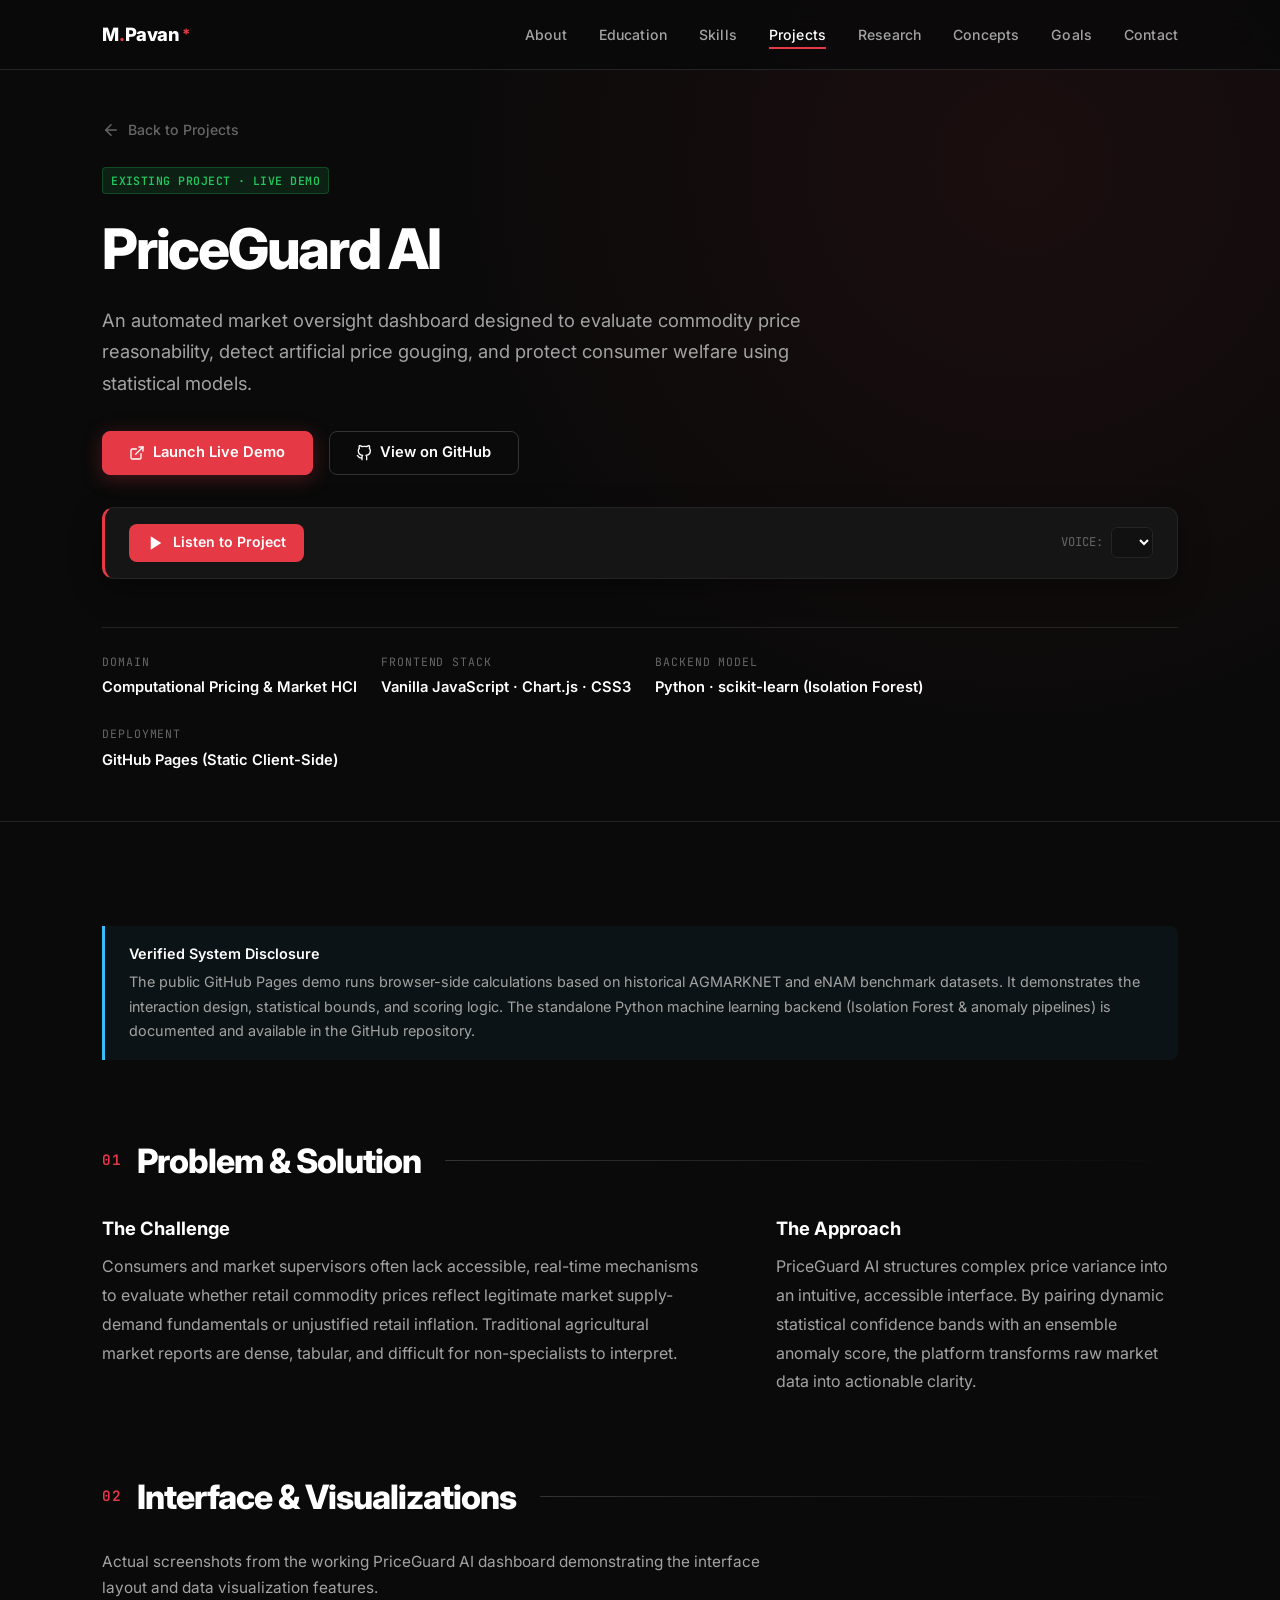
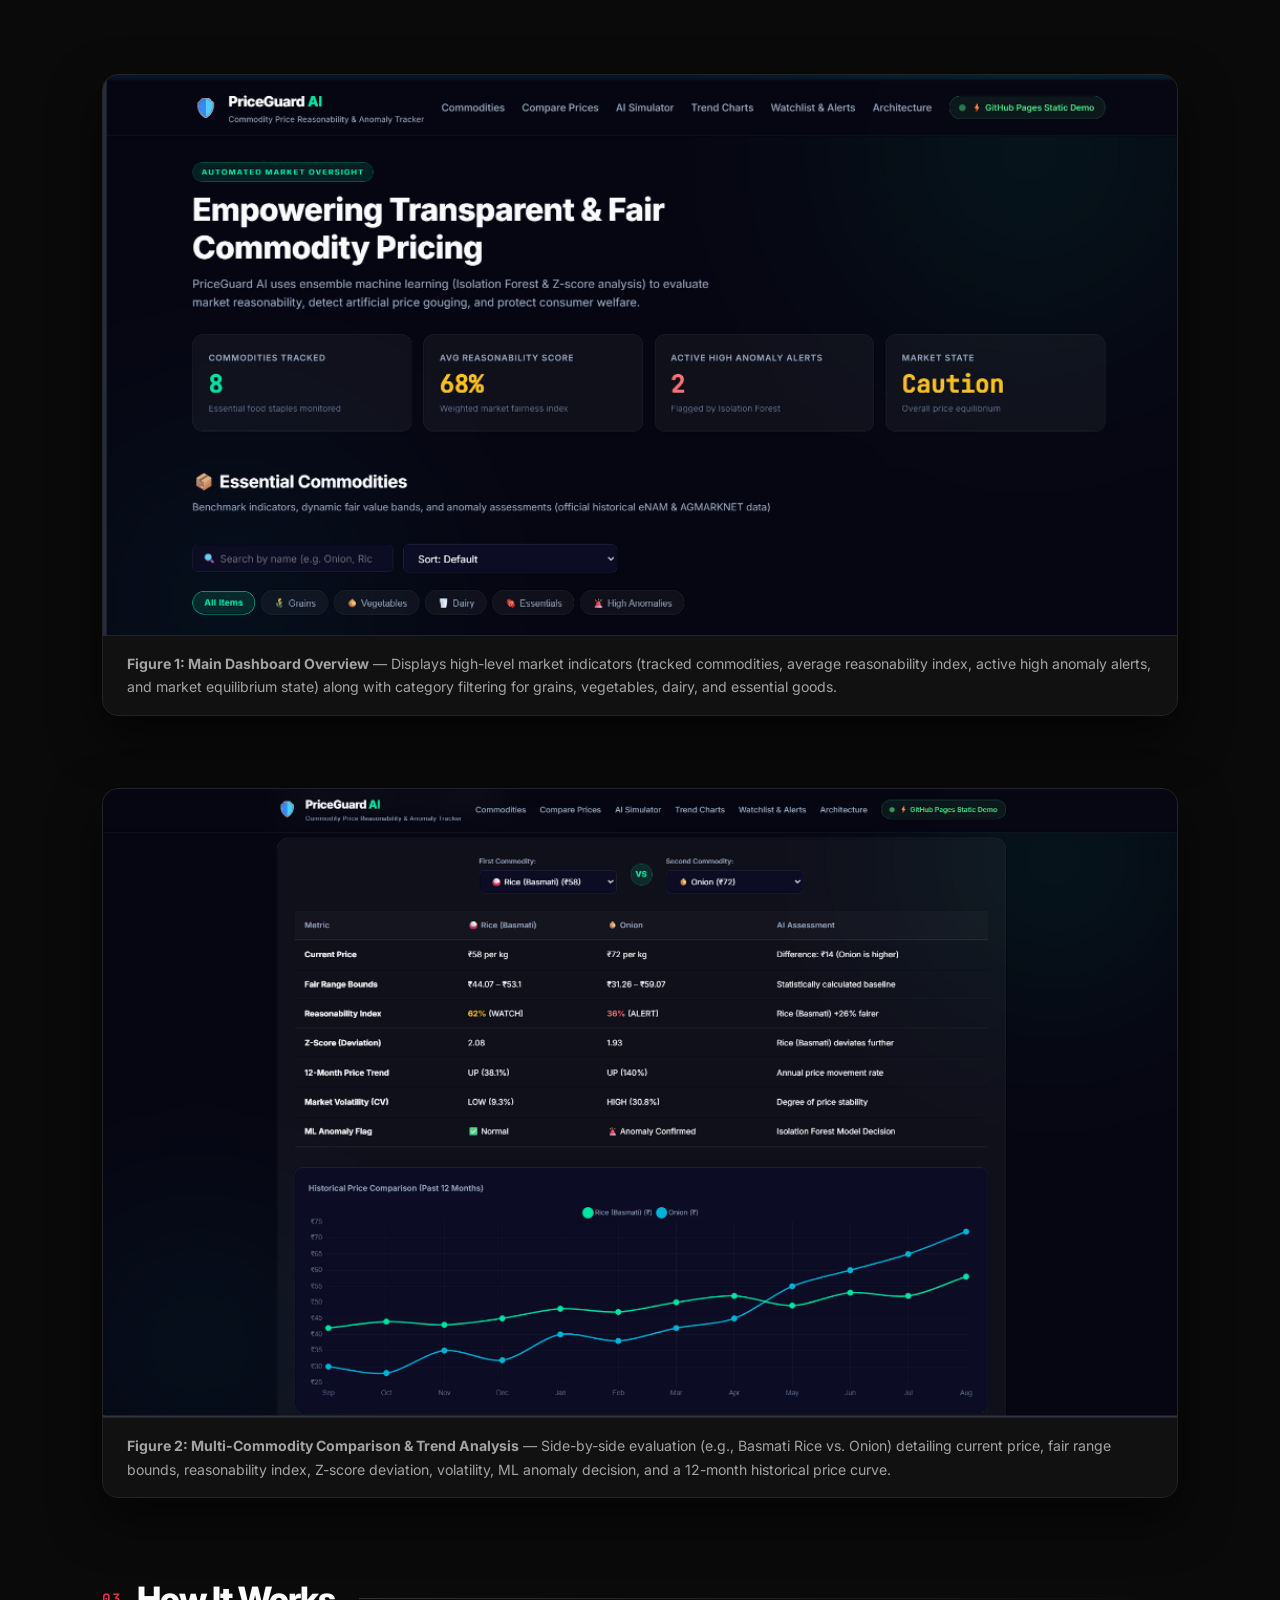
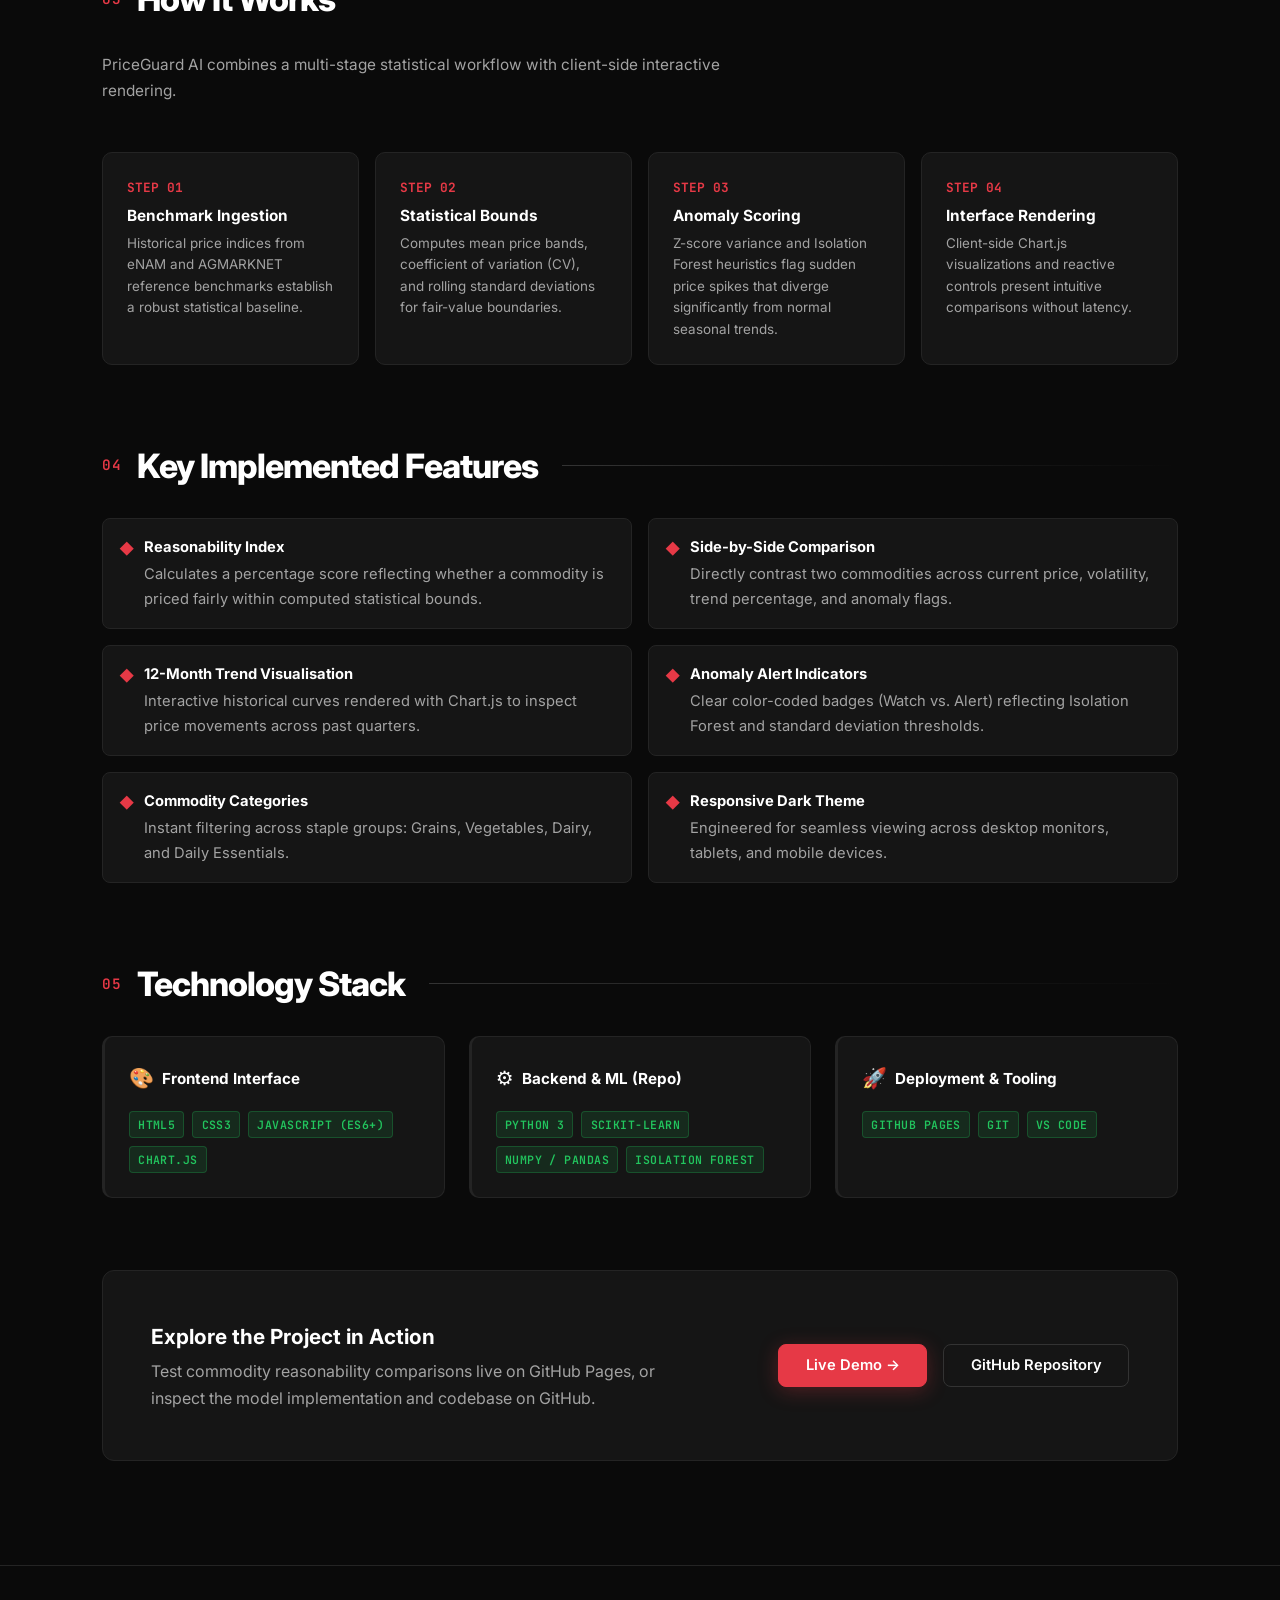
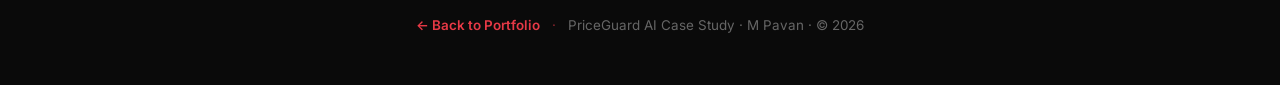
<file: priceguard-ai.html>
<!DOCTYPE html>
<html lang="en">
<head>
  <meta charset="UTF-8" />
  <meta name="viewport" content="width=device-width, initial-scale=1.0" />
  <title>PriceGuard AI — Case Study &amp; Architecture | M Pavan</title>
  <meta name="description" content="Detailed case study and architecture overview for PriceGuard AI — a commodity price reasonability and anomaly tracker by M Pavan." />
  <link rel="preconnect" href="https://fonts.googleapis.com" />
  <link rel="preconnect" href="https://fonts.gstatic.com" crossorigin />
  <link href="https://fonts.googleapis.com/css2?family=Inter:wght@300;400;500;600;700;800&family=JetBrains+Mono:wght@400;500;600&display=swap" rel="stylesheet" />
  <link rel="stylesheet" href="style.css" />
</head>
<body>
  <!-- ===== SKIP LINK ===== -->
  <a href="#main" class="skip-link">Skip to main content</a>

  <!-- ===== NAVIGATION ===== -->
  <nav class="navbar" id="navbar" aria-label="Primary navigation">
    <div class="nav-container">
      <a href="index.html" class="nav-logo" aria-label="M Pavan Home">
        <span class="logo-text">M<span class="logo-accent">.</span>Pavan</span>
        <span class="logo-star" aria-hidden="true">*</span>
      </a>
      <button class="nav-toggle" id="navToggle" aria-label="Toggle navigation menu" aria-expanded="false">
        <span class="hamburger"></span>
      </button>
      <ul class="nav-links" id="navLinks" role="list">
        <li><a href="index.html#about">About</a></li>
        <li><a href="index.html#education">Education</a></li>
        <li><a href="index.html#skills">Skills</a></li>
        <li><a href="index.html#projects" class="active">Projects</a></li>
        <li><a href="index.html#research">Research</a></li>
        <li><a href="index.html#inventions">Concepts</a></li>
        <li><a href="index.html#career">Goals</a></li>
        <li><a href="index.html#contact">Contact</a></li>
      </ul>
    </div>
    <div class="nav-overlay" id="navOverlay" aria-hidden="true"></div>
  </nav>

  <main id="main">

    <!-- ===== PROJECT HEADER ===== -->
    <header class="detail-header">
      <div class="container">
        <a href="index.html#projects" class="detail-back-link">
          <svg width="18" height="18" viewBox="0 0 24 24" fill="none" stroke="currentColor" stroke-width="2" stroke-linecap="round" stroke-linejoin="round" aria-hidden="true"><line x1="19" y1="12" x2="5" y2="12"></line><polyline points="12 19 5 12 12 5"></polyline></svg>
          Back to Projects
        </a>

        <div style="margin-bottom: var(--space-sm);">
          <span class="badge badge-completed">Existing Project &middot; Live Demo</span>
        </div>

        <h1 class="detail-title">PriceGuard AI</h1>
        <p class="detail-lead">
          An automated market oversight dashboard designed to evaluate commodity price reasonability, detect artificial price gouging, and protect consumer welfare using statistical models.
        </p>

        <div class="hero-cta" style="margin-bottom: var(--space-xl);">
          <a href="https://mpavan3103.github.io/priceguard-ai/" class="btn btn-primary" target="_blank" rel="noopener noreferrer">
            <svg width="16" height="16" viewBox="0 0 24 24" fill="none" stroke="currentColor" stroke-width="2" stroke-linecap="round" stroke-linejoin="round" aria-hidden="true"><path d="M18 13v6a2 2 0 0 1-2 2H5a2 2 0 0 1-2-2V8a2 2 0 0 1 2-2h6"/><polyline points="15 3 21 3 21 9"/><line x1="10" y1="14" x2="21" y2="3"/></svg>
            Launch Live Demo
          </a>
          <a href="https://github.com/mpavan3103/priceguard-ai" class="btn btn-outline" target="_blank" rel="noopener noreferrer">
            <svg width="16" height="16" viewBox="0 0 24 24" fill="none" stroke="currentColor" stroke-width="2" stroke-linecap="round" stroke-linejoin="round" aria-hidden="true"><path d="M9 19c-5 1.5-5-2.5-7-3m14 6v-3.87a3.37 3.37 0 0 0-.94-2.61c3.14-.35 6.44-1.54 6.44-7A5.44 5.44 0 0 0 20 4.77 5.07 5.07 0 0 0 19.91 1S18.73.65 16 2.48a13.38 13.38 0 0 0-7 0C6.27.65 5.09 1 5.09 1A5.07 5.07 0 0 0 5 4.77a5.44 5.44 0 0 0-1.5 3.78c0 5.42 3.3 6.61 6.44 7A3.37 3.37 0 0 0 9 18.13V22"/></svg>
            View on GitHub
          </a>
        </div>

        <!-- Audio Case Study Voice Reader -->
        <div id="projectVoiceReader" class="project-voice-reader"></div>

        <div class="detail-meta-bar">
          <div class="detail-meta-item">
            <span class="detail-meta-label">Domain</span>
            <span class="detail-meta-val">Computational Pricing &amp; Market HCI</span>
          </div>
          <div class="detail-meta-item">
            <span class="detail-meta-label">Frontend Stack</span>
            <span class="detail-meta-val">Vanilla JavaScript &middot; Chart.js &middot; CSS3</span>
          </div>
          <div class="detail-meta-item">
            <span class="detail-meta-label">Backend Model</span>
            <span class="detail-meta-val">Python &middot; scikit-learn (Isolation Forest)</span>
          </div>
          <div class="detail-meta-item">
            <span class="detail-meta-label">Deployment</span>
            <span class="detail-meta-val">GitHub Pages (Static Client-Side)</span>
          </div>
        </div>
      </div>
    </header>

    <!-- ===== PROJECT CONTENT ===== -->
    <section class="section">
      <div class="container">

        <!-- Disclosure Banner -->
        <div class="section-disclaimer" style="border-left-color: var(--info); background: rgba(56, 189, 248, 0.05); margin-bottom: var(--space-3xl);">
          <p style="color: var(--text-primary); font-weight: 600; margin-bottom: 4px;">Verified System Disclosure</p>
          <p>
            The public GitHub Pages demo runs browser-side calculations based on historical AGMARKNET and eNAM benchmark datasets. It demonstrates the interaction design, statistical bounds, and scoring logic. The standalone Python machine learning backend (Isolation Forest &amp; anomaly pipelines) is documented and available in the GitHub repository.
          </p>
        </div>

        <!-- 01 / Problem & Solution -->
        <div class="section-header">
          <span class="section-number">01</span>
          <h2 class="section-title">Problem &amp; Solution</h2>
          <div class="section-line"></div>
        </div>
        <div class="about-grid" style="margin-bottom: var(--space-3xl);">
          <div>
            <h3 style="font-size: 1.15rem; margin-bottom: var(--space-sm); color: var(--text-primary);">The Challenge</h3>
            <p style="color: var(--text-secondary); margin-bottom: var(--space-md); line-height: 1.8;">
              Consumers and market supervisors often lack accessible, real-time mechanisms to evaluate whether retail commodity prices reflect legitimate market supply-demand fundamentals or unjustified retail inflation. Traditional agricultural market reports are dense, tabular, and difficult for non-specialists to interpret.
            </p>
          </div>
          <div>
            <h3 style="font-size: 1.15rem; margin-bottom: var(--space-sm); color: var(--text-primary);">The Approach</h3>
            <p style="color: var(--text-secondary); line-height: 1.8;">
              PriceGuard AI structures complex price variance into an intuitive, accessible interface. By pairing dynamic statistical confidence bands with an ensemble anomaly score, the platform transforms raw market data into actionable clarity.
            </p>
          </div>
        </div>

        <!-- 02 / Screenshots Showcase -->
        <div class="section-header">
          <span class="section-number">02</span>
          <h2 class="section-title">Interface &amp; Visualizations</h2>
          <div class="section-line"></div>
        </div>
        <p class="section-subtitle">
          Actual screenshots from the working PriceGuard AI dashboard demonstrating the interface layout and data visualization features.
        </p>

        <div class="detail-gallery">
          <!-- Screenshot 1 -->
          <figure class="detail-figure">
            <img
              src="assets/priceguard-dashboard.png"
              alt="PriceGuard AI main dashboard overview displaying high-level metrics, market state indicators, and commodity filters"
              loading="lazy"
            />
            <figcaption class="detail-figcaption">
              <strong>Figure 1: Main Dashboard Overview</strong> &mdash; Displays high-level market indicators (tracked commodities, average reasonability index, active high anomaly alerts, and market equilibrium state) along with category filtering for grains, vegetables, dairy, and essential goods.
            </figcaption>
          </figure>

          <!-- Screenshot 2 -->
          <figure class="detail-figure">
            <img
              src="assets/priceguard-comparison.png"
              alt="PriceGuard AI commodity comparison interface with direct metric comparison and 12-month historical price chart"
              loading="lazy"
            />
            <figcaption class="detail-figcaption">
              <strong>Figure 2: Multi-Commodity Comparison &amp; Trend Analysis</strong> &mdash; Side-by-side evaluation (e.g., Basmati Rice vs. Onion) detailing current price, fair range bounds, reasonability index, Z-score deviation, volatility, ML anomaly decision, and a 12-month historical price curve.
            </figcaption>
          </figure>
        </div>

        <!-- 03 / System Architecture -->
        <div class="section-header">
          <span class="section-number">03</span>
          <h2 class="section-title">How It Works</h2>
          <div class="section-line"></div>
        </div>
        <p class="section-subtitle">
          PriceGuard AI combines a multi-stage statistical workflow with client-side interactive rendering.
        </p>

        <div class="workflow-grid">
          <div class="workflow-card">
            <div class="workflow-step-num">STEP 01</div>
            <h4>Benchmark Ingestion</h4>
            <p>Historical price indices from eNAM and AGMARKNET reference benchmarks establish a robust statistical baseline.</p>
          </div>
          <div class="workflow-card">
            <div class="workflow-step-num">STEP 02</div>
            <h4>Statistical Bounds</h4>
            <p>Computes mean price bands, coefficient of variation (CV), and rolling standard deviations for fair-value boundaries.</p>
          </div>
          <div class="workflow-card">
            <div class="workflow-step-num">STEP 03</div>
            <h4>Anomaly Scoring</h4>
            <p>Z-score variance and Isolation Forest heuristics flag sudden price spikes that diverge significantly from normal seasonal trends.</p>
          </div>
          <div class="workflow-card">
            <div class="workflow-step-num">STEP 04</div>
            <h4>Interface Rendering</h4>
            <p>Client-side Chart.js visualizations and reactive controls present intuitive comparisons without latency.</p>
          </div>
        </div>

        <!-- 04 / Core Features -->
        <div class="section-header" style="margin-top: var(--space-3xl);">
          <span class="section-number">04</span>
          <h2 class="section-title">Key Implemented Features</h2>
          <div class="section-line"></div>
        </div>

        <ul class="feature-list">
          <li>
            <span class="feature-list-icon">&#9670;</span>
            <div>
              <strong style="color: var(--text-primary); display: block; margin-bottom: 2px;">Reasonability Index</strong>
              Calculates a percentage score reflecting whether a commodity is priced fairly within computed statistical bounds.
            </div>
          </li>
          <li>
            <span class="feature-list-icon">&#9670;</span>
            <div>
              <strong style="color: var(--text-primary); display: block; margin-bottom: 2px;">Side-by-Side Comparison</strong>
              Directly contrast two commodities across current price, volatility, trend percentage, and anomaly flags.
            </div>
          </li>
          <li>
            <span class="feature-list-icon">&#9670;</span>
            <div>
              <strong style="color: var(--text-primary); display: block; margin-bottom: 2px;">12-Month Trend Visualisation</strong>
              Interactive historical curves rendered with Chart.js to inspect price movements across past quarters.
            </div>
          </li>
          <li>
            <span class="feature-list-icon">&#9670;</span>
            <div>
              <strong style="color: var(--text-primary); display: block; margin-bottom: 2px;">Anomaly Alert Indicators</strong>
              Clear color-coded badges (Watch vs. Alert) reflecting Isolation Forest and standard deviation thresholds.
            </div>
          </li>
          <li>
            <span class="feature-list-icon">&#9670;</span>
            <div>
              <strong style="color: var(--text-primary); display: block; margin-bottom: 2px;">Commodity Categories</strong>
              Instant filtering across staple groups: Grains, Vegetables, Dairy, and Daily Essentials.
            </div>
          </li>
          <li>
            <span class="feature-list-icon">&#9670;</span>
            <div>
              <strong style="color: var(--text-primary); display: block; margin-bottom: 2px;">Responsive Dark Theme</strong>
              Engineered for seamless viewing across desktop monitors, tablets, and mobile devices.
            </div>
          </li>
        </ul>

        <!-- 05 / Technology Stack -->
        <div class="section-header" style="margin-top: var(--space-3xl);">
          <span class="section-number">05</span>
          <h2 class="section-title">Technology Stack</h2>
          <div class="section-line"></div>
        </div>

        <div class="skills-grid" style="margin-bottom: var(--space-3xl);">
          <div class="skill-card">
            <div class="skill-card-header">
              <span class="skill-icon">🎨</span>
              <h3>Frontend Interface</h3>
            </div>
            <div class="skill-tags">
              <span class="badge badge-completed">HTML5</span>
              <span class="badge badge-completed">CSS3</span>
              <span class="badge badge-completed">JavaScript (ES6+)</span>
              <span class="badge badge-completed">Chart.js</span>
            </div>
          </div>
          <div class="skill-card">
            <div class="skill-card-header">
              <span class="skill-icon">⚙️</span>
              <h3>Backend &amp; ML (Repo)</h3>
            </div>
            <div class="skill-tags">
              <span class="badge badge-completed">Python 3</span>
              <span class="badge badge-completed">scikit-learn</span>
              <span class="badge badge-completed">NumPy / pandas</span>
              <span class="badge badge-completed">Isolation Forest</span>
            </div>
          </div>
          <div class="skill-card">
            <div class="skill-card-header">
              <span class="skill-icon">🚀</span>
              <h3>Deployment &amp; Tooling</h3>
            </div>
            <div class="skill-tags">
              <span class="badge badge-completed">GitHub Pages</span>
              <span class="badge badge-completed">Git</span>
              <span class="badge badge-completed">VS Code</span>
            </div>
          </div>
        </div>

        <!-- Call to Action Banner -->
        <div class="certs-placeholder" style="border-style: solid; border-color: var(--border); text-align: left; padding: var(--space-2xl);">
          <div style="display: flex; justify-content: space-between; align-items: center; flex-wrap: wrap; gap: var(--space-lg);">
            <div>
              <h3 style="font-size: 1.3rem; margin-bottom: var(--space-xs);">Explore the Project in Action</h3>
              <p style="color: var(--text-secondary); max-width: 540px; margin: 0;">
                Test commodity reasonability comparisons live on GitHub Pages, or inspect the model implementation and codebase on GitHub.
              </p>
            </div>
            <div style="display: flex; gap: var(--space-md); flex-wrap: wrap;">
              <a href="https://mpavan3103.github.io/priceguard-ai/" class="btn btn-primary" target="_blank" rel="noopener noreferrer">
                Live Demo &rarr;
              </a>
              <a href="https://github.com/mpavan3103/priceguard-ai" class="btn btn-outline" target="_blank" rel="noopener noreferrer">
                GitHub Repository
              </a>
            </div>
          </div>
        </div>

      </div>
    </section>

  </main>

  <!-- ===== FOOTER ===== -->
  <footer class="footer">
    <div class="container">
      <p>
        <a href="index.html#projects" style="color: var(--accent); font-weight: 600;">&larr; Back to Portfolio</a>
        <span class="footer-sep" aria-hidden="true">&middot;</span>
        PriceGuard AI Case Study &middot; M Pavan &middot; &copy; <span id="currentYear">2026</span>
      </p>
    </div>
  </footer>

  <script src="script.js"></script>
  <script src="voice-reader.js"></script>
</body>
</html>
</file>
<file: style.css>
/* ===================================================================
   M PAVAN — PORTFOLIO STYLESHEET
   Darkfolio X Inspired: Pure Dark Theme · Bold Typography · Red Accents
   =================================================================== */

/* ─── CSS Custom Properties ─── */
:root {
  --bg-primary:    #0a0a0a;
  --bg-secondary:  #111111;
  --bg-card:       #151515;
  --bg-card-hover: #1c1c1c;
  --border:        #242424;
  --border-light:  #333333;
  --border-hover:  #4a4a4a;

  --text-primary:   #ffffff;
  --text-secondary: #a3a3a3;
  --text-muted:     #666666;

  /* Red accent inspired by Darkfolio X */
  --accent:         #e63946;
  --accent-light:   #ff4d5a;
  --accent-dim:     rgba(230, 57, 70, 0.12);
  --accent-glow:    rgba(230, 57, 70, 0.28);
  --accent-border:  rgba(230, 57, 70, 0.45);

  --success:        #22c55e;
  --warning:        #eab308;
  --info:           #38bdf8;
  --concept:        #c084fc;
  --proposed:       #fb923c;
  --aspirational:   #f43f5e;

  --font-sans: 'Inter', system-ui, -apple-system, BlinkMacSystemFont, 'Segoe UI', Roboto, sans-serif;
  --font-mono: 'JetBrains Mono', ui-monospace, SFMono-Regular, Menlo, monospace;

  --space-xs:  0.25rem;
  --space-sm:  0.5rem;
  --space-md:  1rem;
  --space-lg:  1.5rem;
  --space-xl:  2rem;
  --space-2xl: 3rem;
  --space-3xl: 4.5rem;
  --space-4xl: 6.5rem;

  --container-max: 1140px;
  --nav-height:    70px;

  --ease-out:    cubic-bezier(0.16, 1, 0.3, 1);
  --ease-spring: cubic-bezier(0.34, 1.56, 0.64, 1);
  --t-fast:   150ms;
  --t-base:   250ms;
  --t-smooth: 400ms;
}

/* ─── Reset ─── */
*, *::before, *::after {
  margin: 0;
  padding: 0;
  box-sizing: border-box;
}

html {
  scroll-behavior: smooth;
  scroll-padding-top: var(--nav-height);
  -webkit-text-size-adjust: 100%;
  background-color: var(--bg-primary);
}

body {
  font-family: var(--font-sans);
  font-size: 1rem;
  line-height: 1.7;
  color: var(--text-primary);
  background: var(--bg-primary);
  -webkit-font-smoothing: antialiased;
  -moz-osx-font-smoothing: grayscale;
  overflow-x: hidden;
}

img {
  max-width: 100%;
  height: auto;
  display: block;
}

a {
  color: inherit;
  text-decoration: none;
  transition: color var(--t-fast) ease;
}

a:focus-visible,
button:focus-visible {
  outline: 2px solid var(--accent);
  outline-offset: 3px;
  border-radius: 4px;
}

::selection {
  background: var(--accent);
  color: #ffffff;
}

/* ─── Skip Link (Accessibility) ─── */
.skip-link {
  position: absolute;
  top: -100%;
  left: var(--space-md);
  padding: var(--space-sm) var(--space-md);
  background: var(--accent);
  color: #ffffff;
  border-radius: 0 0 6px 6px;
  z-index: 9999;
  font-weight: 600;
  font-size: 0.9rem;
  transition: top var(--t-base);
}
.skip-link:focus {
  top: 0;
}

/* ─── Layout Container ─── */
.container {
  max-width: var(--container-max);
  margin: 0 auto;
  padding: 0 var(--space-xl);
}
@media (max-width: 640px) {
  .container {
    padding: 0 var(--space-md);
  }
}

/* ===================================================================
   NAVIGATION (Darkfolio X Minimal Style)
   =================================================================== */
.navbar {
  position: fixed;
  top: 0;
  left: 0;
  right: 0;
  height: var(--nav-height);
  z-index: 1000;
  background: rgba(10, 10, 10, 0.85);
  backdrop-filter: blur(16px);
  -webkit-backdrop-filter: blur(16px);
  border-bottom: 1px solid var(--border);
  transition: background var(--t-base), border-color var(--t-base);
}
.navbar.scrolled {
  background: rgba(10, 10, 10, 0.96);
  border-bottom-color: var(--border-light);
}

.nav-container {
  max-width: var(--container-max);
  margin: 0 auto;
  padding: 0 var(--space-xl);
  height: 100%;
  display: flex;
  align-items: center;
  justify-content: space-between;
}

/* Logo */
.nav-logo {
  display: inline-flex;
  align-items: center;
  font-size: 1.15rem;
  font-weight: 800;
  letter-spacing: -0.03em;
  color: var(--text-primary);
}
.logo-accent {
  color: var(--accent);
  margin-left: 1px;
}
.logo-star {
  color: var(--accent);
  font-size: 0.9rem;
  margin-left: 3px;
  vertical-align: super;
}

/* Nav Links */
.nav-links {
  display: flex;
  align-items: center;
  gap: var(--space-xl);
  list-style: none;
}
.nav-links a {
  color: var(--text-secondary);
  font-size: 0.88rem;
  font-weight: 500;
  letter-spacing: 0.01em;
  position: relative;
  padding: var(--space-xs) 0;
  transition: color var(--t-fast);
}
.nav-links a::after {
  content: '';
  position: absolute;
  bottom: -2px;
  left: 0;
  width: 0;
  height: 2px;
  background: var(--accent);
  transition: width var(--t-smooth) var(--ease-out);
}
.nav-links a:hover,
.nav-links a.active {
  color: var(--text-primary);
}
.nav-links a:hover::after,
.nav-links a.active::after {
  width: 100%;
}

/* Mobile Toggle */
.nav-toggle {
  display: none;
  background: transparent;
  border: 1px solid var(--border-light);
  border-radius: 8px;
  cursor: pointer;
  padding: 8px 10px;
  z-index: 1002;
  transition: border-color var(--t-fast);
}
.nav-toggle:hover {
  border-color: var(--accent);
}
.hamburger {
  display: block;
  width: 20px;
  height: 2px;
  background: var(--text-primary);
  position: relative;
  transition: background var(--t-fast);
}
.hamburger::before,
.hamburger::after {
  content: '';
  position: absolute;
  left: 0;
  width: 100%;
  height: 2px;
  background: var(--text-primary);
  transition: transform var(--t-smooth) var(--ease-out);
}
.hamburger::before { top: -6px; }
.hamburger::after  { top: 6px; }

.nav-toggle[aria-expanded="true"] .hamburger {
  background: transparent;
}
.nav-toggle[aria-expanded="true"] .hamburger::before {
  transform: translateY(6px) rotate(45deg);
}
.nav-toggle[aria-expanded="true"] .hamburger::after {
  transform: translateY(-6px) rotate(-45deg);
}

/* Mobile overlay */
.nav-overlay {
  display: none;
  position: fixed;
  inset: 0;
  background: rgba(0, 0, 0, 0.7);
  z-index: 999;
  opacity: 0;
  transition: opacity var(--t-smooth);
}
.nav-overlay.visible {
  opacity: 1;
}

@media (max-width: 820px) {
  .nav-toggle {
    display: block;
  }
  .nav-overlay {
    display: block;
    pointer-events: none;
  }
  .nav-overlay.visible {
    pointer-events: auto;
  }
  .nav-links {
    position: fixed;
    top: 0;
    right: 0;
    width: min(320px, 85vw);
    height: 100dvh;
    flex-direction: column;
    align-items: flex-start;
    background: var(--bg-secondary);
    padding: calc(var(--nav-height) + var(--space-xl)) var(--space-xl) var(--space-xl);
    gap: var(--space-sm);
    transform: translateX(100%);
    transition: transform var(--t-smooth) var(--ease-out);
    border-left: 1px solid var(--border);
    z-index: 1001;
  }
  .nav-links.open {
    transform: translateX(0);
  }
  .nav-links a {
    font-size: 1.1rem;
    padding: var(--space-sm) 0;
    width: 100%;
  }
}

/* ===================================================================
   HERO SECTION (Darkfolio X Two-Column Layout)
   =================================================================== */
.hero {
  min-height: 100dvh;
  display: flex;
  align-items: center;
  position: relative;
  padding: calc(var(--nav-height) + var(--space-3xl)) 0 var(--space-4xl);
  background: var(--bg-primary);
  overflow: hidden;
}

/* ─── Interactive Particle Galaxy Canvas ─── */
.hero-galaxy-canvas {
  position: absolute;
  top: 0;
  left: 0;
  width: 100%;
  height: 100%;
  pointer-events: none;
  z-index: 1;
  display: block;
}

.hero .container {
  position: relative;
  z-index: 2;
}

.hero-grid {
  display: grid;
  grid-template-columns: 1.25fr 0.85fr;
  gap: var(--space-3xl);
  align-items: center;
}

.hero-content {
  position: relative;
  z-index: 2;
}

.hero-greeting {
  display: inline-flex;
  align-items: center;
  gap: var(--space-xs);
  font-family: var(--font-mono);
  font-size: 0.85rem;
  font-weight: 500;
  color: var(--accent);
  letter-spacing: 0.08em;
  text-transform: uppercase;
  margin-bottom: var(--space-sm);
}

.hero-name {
  font-size: clamp(3rem, 7.5vw, 5.4rem);
  font-weight: 800;
  line-height: 1.04;
  letter-spacing: -0.04em;
  color: var(--text-primary);
  margin-bottom: var(--space-md);
}

.accent-star {
  color: var(--accent);
  font-weight: 400;
  display: inline-block;
  margin-left: 0.08em;
}

.hero-tagline {
  font-size: clamp(1rem, 2.2vw, 1.25rem);
  color: var(--text-secondary);
  font-weight: 500;
  line-height: 1.5;
  margin-bottom: var(--space-lg);
}
.tagline-sep {
  color: var(--accent);
  margin: 0 0.5em;
  opacity: 0.8;
}

.hero-description {
  font-size: 1.05rem;
  color: var(--text-secondary);
  max-width: 580px;
  line-height: 1.8;
  margin-bottom: var(--space-2xl);
}
.hero-description strong {
  color: var(--text-primary);
  font-weight: 600;
}

.hero-cta {
  display: flex;
  align-items: center;
  gap: var(--space-md);
  flex-wrap: wrap;
}

/* ─── Hero Profile Photo Frame ─── */
.hero-photo-wrapper {
  position: relative;
  display: flex;
  justify-content: center;
  align-items: center;
}

.hero-photo-frame {
  position: relative;
  width: 100%;
  max-width: 360px;
  aspect-ratio: 4 / 5;
  border-radius: 20px;
  overflow: hidden;
  background: var(--bg-card);
  border: 2px solid var(--border-light);
  box-shadow: 0 25px 60px rgba(0, 0, 0, 0.75), 0 0 0 1px rgba(255, 255, 255, 0.04);
  transition: transform var(--t-smooth) var(--ease-out),
              border-color var(--t-smooth),
              box-shadow var(--t-smooth);
}
.hero-photo-frame:hover {
  transform: translateY(-4px);
  border-color: var(--accent);
  box-shadow: 0 30px 70px rgba(0, 0, 0, 0.85), 0 0 30px var(--accent-glow);
}

.hero-photo-img {
  width: 100%;
  height: 100%;
  object-fit: cover;
  object-position: center 18%;
  filter: grayscale(25%) contrast(105%);
  transition: filter var(--t-smooth) ease, transform 0.6s var(--ease-out);
}
.hero-photo-frame:hover .hero-photo-img {
  filter: grayscale(0%) contrast(100%);
  transform: scale(1.02);
}

/* Red decorative accents around photo (Darkfolio X signature element) */
.photo-corner-tag {
  position: absolute;
  bottom: 16px;
  left: 16px;
  right: 16px;
  background: rgba(15, 15, 15, 0.88);
  backdrop-filter: blur(10px);
  -webkit-backdrop-filter: blur(10px);
  border: 1px solid var(--border-light);
  border-radius: 10px;
  padding: 10px 14px;
  display: flex;
  align-items: center;
  justify-content: space-between;
  z-index: 2;
}
.photo-tag-role {
  font-size: 0.78rem;
  font-weight: 600;
  color: var(--text-primary);
}
.photo-tag-status {
  display: flex;
  align-items: center;
  gap: 6px;
  font-size: 0.72rem;
  font-family: var(--font-mono);
  color: var(--accent-light);
}
.photo-status-pulse {
  width: 7px;
  height: 7px;
  border-radius: 50%;
  background: var(--accent);
  box-shadow: 0 0 8px var(--accent);
  animation: pulseDot 2s infinite;
}
@keyframes pulseDot {
  0%, 100% { opacity: 1; transform: scale(1); }
  50% { opacity: 0.4; transform: scale(0.85); }
}

/* Scroll indicator */
.hero-scroll-indicator {
  position: absolute;
  bottom: var(--space-xl);
  left: 50%;
  transform: translateX(-50%);
  display: flex;
  flex-direction: column;
  align-items: center;
  gap: var(--space-sm);
  color: var(--text-muted);
  font-size: 0.72rem;
  letter-spacing: 0.14em;
  text-transform: uppercase;
  font-family: var(--font-mono);
}
.scroll-line {
  width: 1px;
  height: 36px;
  background: linear-gradient(to bottom, var(--accent), transparent);
  animation: scrollPulse 2.5s ease-in-out infinite;
}
@keyframes scrollPulse {
  0%, 100% { opacity: 1; transform: scaleY(1); }
  50%      { opacity: 0.25; transform: scaleY(0.4); }
}

@media (max-width: 960px) {
  .hero-grid {
    grid-template-columns: 1fr;
    gap: var(--space-2xl);
    text-align: left;
  }
  .hero-photo-wrapper {
    order: -1;
    justify-content: flex-start;
  }
  .hero-photo-frame {
    max-width: 280px;
    aspect-ratio: 1 / 1;
    border-radius: 50%;
  }
  .photo-corner-tag {
    display: none;
  }
}

/* ===================================================================
   BUTTONS (Darkfolio X: Solid Red & White Outline)
   =================================================================== */
.btn {
  display: inline-flex;
  align-items: center;
  gap: var(--space-sm);
  padding: 0.75rem 1.65rem;
  font-size: 0.92rem;
  font-weight: 600;
  border-radius: 8px;
  border: 1px solid transparent;
  cursor: pointer;
  transition: all var(--t-smooth) var(--ease-out);
  text-decoration: none;
  font-family: inherit;
  line-height: 1.2;
}

.btn-primary {
  background: var(--accent);
  color: #ffffff;
  border-color: var(--accent);
  box-shadow: 0 4px 20px var(--accent-glow);
}
.btn-primary:hover {
  background: var(--accent-light);
  border-color: var(--accent-light);
  transform: translateY(-2px);
  box-shadow: 0 8px 28px rgba(230, 57, 70, 0.45);
  color: #ffffff;
}

.btn-outline {
  background: transparent;
  color: var(--text-primary);
  border-color: var(--border-light);
}
.btn-outline:hover {
  border-color: var(--accent);
  background: var(--accent-dim);
  color: #ffffff;
  transform: translateY(-2px);
}

.btn-sm {
  padding: 0.52rem 1.15rem;
  font-size: 0.84rem;
}

/* ===================================================================
   SECTIONS & SECTION HEADERS
   =================================================================== */
.section {
  padding: var(--space-4xl) 0;
  position: relative;
}
.section-alt {
  background: var(--bg-secondary);
  border-top: 1px solid var(--border);
  border-bottom: 1px solid var(--border);
}
.section-hidden {
  display: none !important;
}

.section-header {
  display: flex;
  align-items: center;
  gap: var(--space-md);
  margin-bottom: var(--space-lg);
}

.section-number {
  font-family: var(--font-mono);
  font-size: 0.9rem;
  font-weight: 600;
  color: var(--accent);
  letter-spacing: 0.05em;
  flex-shrink: 0;
}

.section-title {
  font-size: clamp(1.5rem, 3.2vw, 2.1rem);
  font-weight: 800;
  letter-spacing: -0.03em;
  color: var(--text-primary);
  white-space: nowrap;
}

.section-line {
  flex: 1;
  height: 1px;
  background: linear-gradient(90deg, var(--border-light), transparent);
  margin-left: var(--space-sm);
}

.section-subtitle {
  color: var(--text-secondary);
  font-size: 0.96rem;
  max-width: 680px;
  margin-bottom: var(--space-2xl);
  line-height: 1.7;
}

/* Disclaimer pill / banner */
.section-disclaimer {
  padding: var(--space-md) var(--space-lg);
  background: rgba(251, 146, 60, 0.06);
  border-left: 3px solid var(--proposed);
  border-radius: 0 8px 8px 0;
  margin-bottom: var(--space-2xl);
}
.section-disclaimer p {
  color: var(--text-secondary);
  font-size: 0.9rem;
  margin: 0;
}

/* ===================================================================
   BADGES
   =================================================================== */
.badge {
  display: inline-block;
  padding: 0.22em 0.7em;
  font-size: 0.72rem;
  font-weight: 600;
  border-radius: 4px;
  letter-spacing: 0.04em;
  white-space: nowrap;
  text-transform: uppercase;
  font-family: var(--font-mono);
}
.badge-current,
.badge-completed,
.badge-confirmed    { background: rgba(34, 197, 94, 0.12); color: var(--success); border: 1px solid rgba(34, 197, 94, 0.25); }
.badge-inprogress   { background: rgba(59, 130, 246, 0.15); color: #60a5fa; border: 1px solid rgba(59, 130, 246, 0.35); font-weight: 600; letter-spacing: 0.04em; }
.badge-learning     { background: rgba(56, 189, 248, 0.12); color: var(--info);    border: 1px solid rgba(56, 189, 248, 0.25); }
.badge-proposed     { background: rgba(251, 146, 60, 0.12); color: var(--proposed); border: 1px solid rgba(251, 146, 60, 0.25); }
.badge-concept      { background: rgba(192, 132, 252, 0.12); color: var(--concept); border: 1px solid rgba(192, 132, 252, 0.25); }
.badge-aspirational { background: rgba(244, 63, 94, 0.12);  color: var(--aspirational); border: 1px solid rgba(244, 63, 94, 0.25); }
.badge-placeholder  { background: rgba(102, 102, 102, 0.12); color: var(--text-muted); border: 1px solid rgba(102, 102, 102, 0.25); }

/* ===================================================================
   ABOUT ME
   =================================================================== */
.about-grid {
  display: grid;
  grid-template-columns: 1.5fr 1fr;
  gap: var(--space-3xl);
  align-items: start;
}
@media (max-width: 800px) {
  .about-grid {
    grid-template-columns: 1fr;
    gap: var(--space-xl);
  }
}

.about-text p {
  color: var(--text-secondary);
  font-size: 1.02rem;
  margin-bottom: var(--space-md);
  line-height: 1.8;
}
.about-text strong {
  color: var(--text-primary);
  font-weight: 600;
}

.about-interests h3 {
  font-size: 0.8rem;
  margin-bottom: var(--space-md);
  color: var(--text-muted);
  text-transform: uppercase;
  letter-spacing: 0.1em;
  font-weight: 600;
  font-family: var(--font-mono);
}

.interest-tags {
  display: flex;
  flex-wrap: wrap;
  gap: var(--space-sm);
  list-style: none;
}
.interest-tags li {
  padding: 0.4em 0.85em;
  background: var(--bg-card);
  color: var(--text-primary);
  border-radius: 6px;
  font-size: 0.84rem;
  font-weight: 500;
  border: 1px solid var(--border);
  transition: all var(--t-fast);
}
.interest-tags li:hover {
  background: var(--accent-dim);
  border-color: var(--accent);
  color: #ffffff;
  transform: translateY(-1px);
}

/* ===================================================================
   EDUCATION (Timeline)
   =================================================================== */
.timeline {
  position: relative;
  padding-left: var(--space-2xl);
  margin-bottom: var(--space-2xl);
}
.timeline::before {
  content: '';
  position: absolute;
  left: 6px;
  top: 10px;
  bottom: 10px;
  width: 2px;
  background: linear-gradient(to bottom, var(--accent), var(--border));
  border-radius: 1px;
}

.timeline-item {
  position: relative;
  margin-bottom: var(--space-2xl);
}
.timeline-item:last-child {
  margin-bottom: 0;
}

.timeline-marker {
  position: absolute;
  left: calc(-1 * var(--space-2xl) + 1px);
  top: 10px;
  width: 12px;
  height: 12px;
  border-radius: 50%;
  background: var(--bg-card);
  border: 2px solid var(--border-light);
}
.timeline-marker.current {
  border-color: var(--accent);
  background: var(--accent);
  box-shadow: 0 0 14px var(--accent-glow);
}

.timeline-content {
  background: var(--bg-card);
  border: 1px solid var(--border);
  border-radius: 12px;
  padding: var(--space-lg);
  transition: border-color var(--t-base), transform var(--t-base);
}
.timeline-content:hover {
  border-color: var(--border-light);
  transform: translateY(-2px);
}

.timeline-content h3 {
  font-size: 1.1rem;
  margin: var(--space-sm) 0 var(--space-xs);
  color: var(--text-primary);
}
.timeline-institution {
  color: var(--accent-light);
  font-size: 0.9rem;
  font-weight: 500;
}
.timeline-date {
  color: var(--text-muted);
  font-size: 0.82rem;
  font-family: var(--font-mono);
}
.timeline-detail {
  color: var(--text-secondary);
  font-size: 0.9rem;
  margin-top: var(--space-sm);
}

.certs-placeholder {
  background: var(--bg-card);
  border: 1px dashed var(--border-light);
  border-radius: 12px;
  padding: var(--space-xl);
  text-align: center;
}
.certs-placeholder h3 {
  font-size: 1rem;
  margin-bottom: var(--space-sm);
  color: var(--text-primary);
}
.placeholder-note {
  color: var(--text-muted);
  font-size: 0.88rem;
}

/* ===================================================================
   SKILLS (Grid Cards)
   =================================================================== */
.skills-grid {
  display: grid;
  grid-template-columns: repeat(3, 1fr);
  gap: var(--space-lg);
}
@media (max-width: 900px) {
  .skills-grid { grid-template-columns: repeat(2, 1fr); }
}
@media (max-width: 580px) {
  .skills-grid { grid-template-columns: 1fr; }
}

.skill-card {
  background: var(--bg-card);
  border: 1px solid var(--border);
  border-left: 3px solid var(--border);
  border-radius: 10px;
  padding: var(--space-lg);
  transition: all var(--t-smooth) var(--ease-out);
}
.skill-card:hover {
  border-color: var(--border-light);
  border-left-color: var(--accent);
  transform: translateY(-3px);
  box-shadow: 0 12px 30px rgba(0, 0, 0, 0.4);
}

.skill-card-header {
  display: flex;
  align-items: center;
  gap: var(--space-sm);
  margin-bottom: var(--space-md);
}
.skill-icon {
  font-size: 1.25rem;
}
.skill-card-header h3 {
  font-size: 0.95rem;
  font-weight: 700;
  color: var(--text-primary);
}

.skill-tags {
  display: flex;
  flex-wrap: wrap;
  gap: var(--space-sm);
}

/* ===================================================================
   PROJECTS (Darkfolio X Big Image Cards)
   =================================================================== */
.projects-grid {
  display: grid;
  grid-template-columns: repeat(2, 1fr);
  gap: var(--space-xl);
}
@media (max-width: 860px) {
  .projects-grid {
    grid-template-columns: 1fr;
  }
}

.project-card {
  background: var(--bg-card);
  border: 1px solid var(--border);
  border-radius: 16px;
  overflow: hidden;
  display: flex;
  flex-direction: column;
  transition: transform var(--t-smooth) var(--ease-out),
              border-color var(--t-smooth),
              box-shadow var(--t-smooth);
}
.project-card:hover {
  transform: translateY(-5px);
  border-color: var(--accent-border);
  box-shadow: 0 20px 50px rgba(0, 0, 0, 0.6), 0 0 25px var(--accent-glow);
}

/* Image screenshot header for card */
.project-screenshot-link {
  display: block;
  position: relative;
  overflow: hidden;
  aspect-ratio: 16 / 9;
  background: #0d0d0d;
  border-bottom: 1px solid var(--border);
}
.project-screenshot-img {
  width: 100%;
  height: 100%;
  object-fit: cover;
  object-position: top center;
  transition: transform 0.6s var(--ease-out);
}
.project-card:hover .project-screenshot-img {
  transform: scale(1.03);
}

/* ReefWatch Project Overview Image Container */
.reefwatch-media-wrap {
  position: relative;
  overflow: hidden;
  background: #080808;
  border-bottom: 1px solid var(--border);
  display: flex;
  align-items: center;
  justify-content: center;
  width: 100%;
}
.reefwatch-overview-img {
  width: 100%;
  height: auto;
  max-height: 520px;
  display: block;
  object-fit: contain;
  object-position: center;
  transition: transform 0.4s var(--ease-out);
}
.project-card:hover .reefwatch-overview-img {
  transform: scale(1.015);
}

.project-screenshot-overlay {
  position: absolute;
  inset: 0;
  background: linear-gradient(to top, rgba(15, 15, 15, 0.8) 0%, transparent 60%);
  display: flex;
  align-items: flex-end;
  padding: var(--space-md);
  opacity: 0;
  transition: opacity var(--t-base);
}
.project-card:hover .project-screenshot-overlay {
  opacity: 1;
}
.view-details-pill {
  display: inline-flex;
  align-items: center;
  gap: 6px;
  background: var(--accent);
  color: #ffffff;
  font-size: 0.78rem;
  font-weight: 600;
  padding: 6px 12px;
  border-radius: 20px;
}

.project-card-body {
  padding: var(--space-xl);
  display: flex;
  flex-direction: column;
  flex: 1;
}

/* Card media for career & concept cards */
.card-media {
  position: relative;
  overflow: hidden;
  aspect-ratio: 16 / 9;
  background: #0d0d0d;
  border-bottom: 1px solid var(--border);
}
.card-media-img {
  width: 100%;
  height: 100%;
  object-fit: cover;
  object-position: center;
  filter: brightness(0.85) contrast(1.05);
  transition: transform 0.6s var(--ease-out), filter 0.4s ease;
}
.career-card:hover .card-media-img,
.invention-card:hover .card-media-img {
  transform: scale(1.03);
  filter: brightness(1) contrast(1.05);
}
.image-attribution {
  font-size: 0.68rem;
  color: var(--text-muted);
  font-family: var(--font-mono);
  margin-top: 6px;
  line-height: 1.4;
}
.image-attribution a {
  color: var(--text-muted);
  text-decoration: underline;
  text-underline-offset: 2px;
}
.image-attribution a:hover {
  color: var(--accent-light);
}

/* Astronomy visual feature in About section */
.about-astronomy-card {
  margin-top: var(--space-lg);
  background: var(--bg-card);
  border: 1px solid var(--border);
  border-radius: 12px;
  overflow: hidden;
  transition: border-color var(--t-base), transform var(--t-base);
}
.about-astronomy-card:hover {
  border-color: var(--accent-border);
  transform: translateY(-2px);
}
.about-astronomy-img {
  width: 100%;
  aspect-ratio: 21 / 9;
  object-fit: cover;
  object-position: center 30%;
  filter: brightness(0.9) contrast(1.05);
  transition: transform 0.6s var(--ease-out);
}
.about-astronomy-card:hover .about-astronomy-img {
  transform: scale(1.02);
}
.about-astronomy-caption {
  padding: 8px 12px;
  display: flex;
  justify-content: space-between;
  align-items: center;
  font-size: 0.74rem;
  color: var(--text-muted);
  font-family: var(--font-mono);
  background: var(--bg-secondary);
  border-top: 1px solid var(--border);
}

.project-card-header {
  display: flex;
  justify-content: space-between;
  align-items: center;
  margin-bottom: var(--space-sm);
}

.project-links {
  display: flex;
  gap: var(--space-xs);
}
.project-link {
  color: var(--text-muted);
  padding: var(--space-xs);
  border-radius: 6px;
  transition: all var(--t-fast);
  display: inline-flex;
}
.project-link:hover {
  color: var(--accent-light);
  background: var(--accent-dim);
}

.project-title {
  font-size: 1.35rem;
  font-weight: 700;
  margin-bottom: var(--space-xs);
  color: var(--text-primary);
}
.project-title a:hover {
  color: var(--accent);
}

.project-description {
  color: var(--text-secondary);
  font-size: 0.92rem;
  margin-bottom: var(--space-md);
  flex: 1;
  line-height: 1.7;
}

.project-note {
  font-size: 0.84rem;
  margin-bottom: var(--space-md);
  padding: var(--space-sm) var(--space-md);
  background: rgba(251, 146, 60, 0.05);
  border-radius: 6px;
  border-left: 3px solid var(--proposed);
  color: var(--text-muted);
}
.project-note p { margin: 0; }
.project-note-info {
  background: rgba(56, 189, 248, 0.05);
  border-left-color: var(--info);
}

.project-tech {
  display: flex;
  flex-wrap: wrap;
  gap: var(--space-sm);
  margin-bottom: var(--space-lg);
}
.tech-tag {
  font-size: 0.78rem;
  padding: 0.25em 0.65em;
  background: var(--bg-secondary);
  color: var(--text-secondary);
  border-radius: 4px;
  font-family: var(--font-mono);
  border: 1px solid var(--border);
}
.placeholder-tag {
  font-style: italic;
  color: var(--text-muted);
}

.project-actions {
  display: flex;
  flex-wrap: wrap;
  align-items: center;
  gap: var(--space-sm);
  margin-top: auto;
  padding-top: var(--space-sm);
}

.project-details-link {
  margin-left: auto;
  font-size: 0.86rem;
  font-weight: 600;
  color: var(--accent);
  display: inline-flex;
  align-items: center;
  gap: 4px;
  transition: gap var(--t-fast), color var(--t-fast);
}
.project-details-link:hover {
  color: var(--accent-light);
  gap: 8px;
}

/* ===================================================================
   RESEARCH INTERESTS
   =================================================================== */
.research-grid {
  display: grid;
  gap: var(--space-lg);
}

.research-card {
  background: var(--bg-card);
  border: 1px solid var(--border);
  border-left: 3px solid var(--proposed);
  border-radius: 0 12px 12px 0;
  padding: var(--space-xl);
  transition: border-color var(--t-base), transform var(--t-base);
}
.research-card:hover {
  border-color: var(--border-light);
  border-left-color: var(--proposed);
  transform: translateY(-2px);
  box-shadow: 0 10px 30px rgba(0, 0, 0, 0.3);
}

.research-card h3 {
  font-size: 1.15rem;
  margin: var(--space-md) 0;
  color: var(--text-primary);
}

.research-details {
  display: grid;
  grid-template-columns: repeat(2, 1fr);
  gap: var(--space-md) var(--space-xl);
  margin-top: var(--space-md);
}
@media (max-width: 640px) {
  .research-details {
    grid-template-columns: 1fr;
  }
}

.research-field h4 {
  font-size: 0.74rem;
  color: var(--text-muted);
  text-transform: uppercase;
  letter-spacing: 0.08em;
  font-weight: 600;
  font-family: var(--font-mono);
  margin-bottom: var(--space-xs);
}
.research-field p {
  color: var(--text-secondary);
  font-size: 0.88rem;
  line-height: 1.6;
}

/* ===================================================================
   INVENTIONS / PATENT CONCEPTS
   =================================================================== */
.inventions-grid {
  display: grid;
  grid-template-columns: repeat(3, 1fr);
  gap: var(--space-lg);
}
@media (max-width: 900px) {
  .inventions-grid { grid-template-columns: 1fr; }
}

.invention-card {
  background: var(--bg-card);
  border: 1px solid var(--border);
  border-top: 3px solid var(--concept);
  border-radius: 12px;
  padding: var(--space-xl);
  transition: all var(--t-smooth) var(--ease-out);
}
.invention-card:hover {
  border-color: var(--border-light);
  border-top-color: var(--concept);
  transform: translateY(-3px);
  box-shadow: 0 12px 30px rgba(0, 0, 0, 0.4);
}

.invention-icon {
  font-size: 1.8rem;
  margin-bottom: var(--space-sm);
}
.invention-card h3 {
  font-size: 1.05rem;
  margin: var(--space-md) 0 var(--space-sm);
  color: var(--text-primary);
}
.invention-card > p {
  color: var(--text-secondary);
  font-size: 0.88rem;
  line-height: 1.6;
}

.invention-meta {
  margin-top: var(--space-md);
  padding-top: var(--space-md);
  border-top: 1px solid var(--border);
}
.invention-meta p {
  font-size: 0.8rem;
  color: var(--text-muted);
  margin-bottom: var(--space-xs);
}
.invention-meta strong {
  color: var(--text-secondary);
}

/* ===================================================================
   CAREER GOALS
   =================================================================== */
.career-grid {
  display: grid;
  grid-template-columns: repeat(3, 1fr);
  gap: var(--space-lg);
}
@media (max-width: 900px) {
  .career-grid { grid-template-columns: 1fr; }
}

.career-card {
  background: var(--bg-card);
  border: 1px solid var(--border);
  border-top: 3px solid var(--aspirational);
  border-radius: 12px;
  padding: var(--space-xl);
  display: flex;
  flex-direction: column;
  justify-content: space-between;
  transition: all var(--t-smooth) var(--ease-out);
}
.career-card:hover {
  border-color: var(--border-light);
  border-top-color: var(--aspirational);
  transform: translateY(-3px);
  box-shadow: 0 12px 30px rgba(0, 0, 0, 0.4);
}

.career-logo-header {
  display: flex;
  align-items: center;
  justify-content: space-between;
  gap: var(--space-sm);
  margin-bottom: var(--space-md);
  min-height: 34px;
}
.career-logo {
  height: auto;
  max-height: 28px;
  width: auto;
  object-fit: contain;
  opacity: 0.95;
  transition: opacity var(--t-fast), transform var(--t-fast);
}
.career-logo-samsung {
  height: 24px;
  max-width: 140px;
}
.career-logo-amazon {
  height: 28px;
  max-width: 105px;
}
.career-logo-spacex {
  height: 19px;
  max-width: 130px;
}
.career-card:hover .career-logo {
  opacity: 1;
  transform: scale(1.05);
}

.career-card-content {
  flex-grow: 1;
  display: flex;
  flex-direction: column;
}
.career-card-content h3 {
  font-size: 1.25rem;
  margin: var(--space-xs) 0;
  color: var(--text-primary);
}
.career-card-content p {
  color: var(--text-secondary);
  font-size: 0.88rem;
  margin-bottom: var(--space-md);
  line-height: 1.6;
}

.career-media {
  width: 100%;
  aspect-ratio: 16 / 9;
  border-radius: 8px;
  overflow: hidden;
  margin: var(--space-xs) 0 var(--space-sm);
  border: 1px solid var(--border);
  background: #000;
}
.career-media-img {
  width: 100%;
  height: 100%;
  object-fit: cover;
  display: block;
  transition: transform var(--t-smooth) var(--ease-out);
}
.career-card:hover .career-media-img {
  transform: scale(1.03);
}

.career-areas {
  display: flex;
  flex-wrap: wrap;
  gap: var(--space-sm);
  margin-top: auto;
}

/* ===================================================================
   CONTACT SECTION
   =================================================================== */
.contact-content {
  max-width: 600px;
}
.contact-intro {
  color: var(--text-secondary);
  font-size: 1.05rem;
  margin-bottom: var(--space-2xl);
  line-height: 1.8;
}
.contact-links {
  display: flex;
  flex-direction: column;
  gap: var(--space-md);
}
.contact-item {
  display: inline-flex;
  align-items: center;
  gap: var(--space-md);
  color: var(--text-secondary);
  font-size: 0.96rem;
  padding: var(--space-md) var(--space-lg);
  background: var(--bg-card);
  border: 1px solid var(--border);
  border-radius: 10px;
  transition: all var(--t-smooth) var(--ease-out);
}
.contact-item:hover {
  color: var(--text-primary);
  border-color: var(--accent);
  background: var(--accent-dim);
  transform: translateX(6px);
}
.contact-item svg {
  flex-shrink: 0;
  color: var(--accent);
}

/* ===================================================================
   DEDICATED PROJECT DETAIL PAGE STYLES (priceguard-ai.html)
   =================================================================== */
.detail-header {
  padding: calc(var(--nav-height) + var(--space-2xl)) 0 var(--space-2xl);
  border-bottom: 1px solid var(--border);
  background: radial-gradient(circle at 80% 20%, rgba(230, 57, 70, 0.08) 0%, transparent 50%),
              var(--bg-primary);
}
.detail-back-link {
  display: inline-flex;
  align-items: center;
  gap: 8px;
  color: var(--text-muted);
  font-size: 0.88rem;
  font-weight: 500;
  margin-bottom: var(--space-lg);
  transition: color var(--t-fast);
}
.detail-back-link:hover {
  color: var(--accent);
}

.detail-title {
  font-size: clamp(2.2rem, 5vw, 3.5rem);
  font-weight: 800;
  letter-spacing: -0.04em;
  margin-bottom: var(--space-sm);
  color: var(--text-primary);
}
.detail-lead {
  font-size: 1.15rem;
  color: var(--text-secondary);
  max-width: 720px;
  line-height: 1.7;
  margin-bottom: var(--space-xl);
}
.detail-meta-bar {
  display: flex;
  flex-wrap: wrap;
  align-items: center;
  gap: var(--space-lg);
  padding-top: var(--space-lg);
  border-top: 1px solid var(--border);
}
.detail-meta-item {
  display: flex;
  flex-direction: column;
  gap: 4px;
}
.detail-meta-label {
  font-size: 0.72rem;
  text-transform: uppercase;
  font-family: var(--font-mono);
  color: var(--text-muted);
  letter-spacing: 0.08em;
}
.detail-meta-val {
  font-size: 0.92rem;
  font-weight: 600;
  color: var(--text-primary);
}

/* Screenshot showcase */
.detail-gallery {
  display: flex;
  flex-direction: column;
  gap: var(--space-3xl);
  margin: var(--space-3xl) 0;
}
.detail-figure {
  background: var(--bg-card);
  border: 1px solid var(--border);
  border-radius: 16px;
  overflow: hidden;
  box-shadow: 0 20px 50px rgba(0, 0, 0, 0.6);
  transition: border-color var(--t-smooth);
}
.detail-figure:hover {
  border-color: var(--accent-border);
}
.detail-figure img {
  width: 100%;
  height: auto;
  display: block;
}
.detail-figcaption {
  padding: var(--space-md) var(--space-lg);
  border-top: 1px solid var(--border);
  font-size: 0.88rem;
  color: var(--text-secondary);
  background: var(--bg-secondary);
}

/* Workflow step cards */
.workflow-grid {
  display: grid;
  grid-template-columns: repeat(4, 1fr);
  gap: var(--space-md);
  margin: var(--space-xl) 0;
}
@media (max-width: 860px) {
  .workflow-grid { grid-template-columns: repeat(2, 1fr); }
}
@media (max-width: 500px) {
  .workflow-grid { grid-template-columns: 1fr; }
}

.workflow-card {
  background: var(--bg-card);
  border: 1px solid var(--border);
  border-radius: 10px;
  padding: var(--space-lg);
  position: relative;
}
.workflow-step-num {
  font-family: var(--font-mono);
  font-size: 0.8rem;
  font-weight: 700;
  color: var(--accent);
  margin-bottom: var(--space-xs);
}
.workflow-card h4 {
  font-size: 0.96rem;
  margin-bottom: var(--space-xs);
  color: var(--text-primary);
}
.workflow-card p {
  font-size: 0.84rem;
  color: var(--text-secondary);
  line-height: 1.6;
}

/* Feature checklist */
.feature-list {
  display: grid;
  grid-template-columns: repeat(2, 1fr);
  gap: var(--space-md);
  list-style: none;
  margin: var(--space-lg) 0;
}
@media (max-width: 680px) {
  .feature-list { grid-template-columns: 1fr; }
}
.feature-list li {
  background: var(--bg-card);
  border: 1px solid var(--border);
  border-radius: 8px;
  padding: var(--space-md);
  display: flex;
  align-items: flex-start;
  gap: 10px;
  font-size: 0.92rem;
  color: var(--text-secondary);
}
.feature-list-icon {
  color: var(--accent);
  flex-shrink: 0;
  margin-top: 2px;
}

/* ===================================================================
   VOICE READER & AUDIO PLAYBACK WIDGETS
   =================================================================== */

/* Homepage Hero Audio Button */
.btn-audio {
  display: inline-flex;
  align-items: center;
  gap: var(--space-xs);
  padding: 12px 22px;
  border-radius: 8px;
  font-size: 0.92rem;
  font-weight: 600;
  cursor: pointer;
  background: rgba(255, 255, 255, 0.03);
  border: 1px solid var(--border-light);
  color: var(--text-primary);
  transition: all var(--t-fast);
}
.btn-audio:hover {
  border-color: var(--accent);
  background: var(--accent-dim);
  color: #ffffff;
  transform: translateY(-2px);
}
.btn-audio.playing {
  border-color: var(--accent);
  background: rgba(230, 57, 70, 0.14);
  box-shadow: 0 0 16px var(--accent-glow);
  color: #ffffff;
}
.btn-audio.paused {
  border-color: var(--warning);
  background: rgba(245, 158, 11, 0.10);
  color: var(--text-primary);
}
.btn-audio:focus-visible {
  outline: 2px solid var(--accent);
  outline-offset: 3px;
}

/* Case Study Project Voice Reader */
.project-voice-reader {
  margin: var(--space-xl) 0 var(--space-2xl);
}

.voice-player-panel {
  background: var(--bg-card);
  border: 1px solid var(--border);
  border-left: 3px solid var(--accent);
  border-radius: 12px;
  padding: var(--space-md) var(--space-lg);
  display: flex;
  align-items: center;
  justify-content: space-between;
  gap: var(--space-md);
  flex-wrap: wrap;
  box-shadow: 0 10px 30px rgba(0, 0, 0, 0.35);
}

.voice-player-main {
  display: flex;
  align-items: center;
  gap: var(--space-md);
  flex-wrap: wrap;
}

.btn-voice-play {
  display: inline-flex;
  align-items: center;
  gap: 8px;
  padding: 10px 18px;
  background: var(--accent);
  color: #ffffff;
  border: none;
  border-radius: 8px;
  font-weight: 600;
  font-size: 0.88rem;
  cursor: pointer;
  transition: background var(--t-fast), transform var(--t-fast);
}
.btn-voice-play:hover {
  background: var(--accent-light);
  transform: translateY(-1px);
}
.btn-voice-play.playing {
  background: #b91c1c;
}
.btn-voice-play.paused {
  background: #d97706;
}
.btn-voice-play:focus-visible {
  outline: 2px solid #ffffff;
  outline-offset: 2px;
}

.btn-voice-ctrl {
  display: inline-flex;
  align-items: center;
  gap: 6px;
  padding: 8px 14px;
  background: transparent;
  border: 1px solid var(--border-light);
  color: var(--text-secondary);
  border-radius: 8px;
  font-size: 0.82rem;
  font-weight: 500;
  cursor: pointer;
  transition: all var(--t-fast);
}
.btn-voice-ctrl:hover {
  border-color: var(--accent);
  color: var(--text-primary);
  background: var(--accent-dim);
}
.btn-voice-ctrl:focus-visible {
  outline: 2px solid var(--accent);
  outline-offset: 2px;
}

.voice-status-wrap {
  display: inline-flex;
  align-items: center;
  gap: 10px;
  padding: 4px 10px;
  background: rgba(255, 255, 255, 0.03);
  border: 1px solid var(--border);
  border-radius: 6px;
}

.voice-status-text {
  font-family: var(--font-mono);
  font-size: 0.8rem;
  color: var(--text-secondary);
}

/* Animated Soundwave Equalizer */
.voice-equalizer {
  display: inline-flex;
  align-items: flex-end;
  gap: 3px;
  height: 14px;
  width: 14px;
}
.voice-equalizer .bar {
  display: block;
  width: 2.5px;
  height: 4px;
  background: var(--accent);
  border-radius: 2px;
  transition: height 0.2s ease;
}
.voice-equalizer.active .bar-1 {
  animation: soundwave 0.8s infinite ease-in-out;
}
.voice-equalizer.active .bar-2 {
  animation: soundwave 0.8s infinite ease-in-out 0.2s;
}
.voice-equalizer.active .bar-3 {
  animation: soundwave 0.8s infinite ease-in-out 0.4s;
}

@keyframes soundwave {
  0%, 100% { height: 3px; }
  50% { height: 14px; }
}

.voice-settings {
  display: inline-flex;
  align-items: center;
  gap: 8px;
}
.voice-select-label {
  font-size: 0.76rem;
  color: var(--text-muted);
  font-family: var(--font-mono);
  text-transform: uppercase;
}
.voice-select {
  background: var(--bg-secondary);
  border: 1px solid var(--border);
  color: var(--text-primary);
  padding: 6px 10px;
  border-radius: 6px;
  font-size: 0.8rem;
  max-width: 240px;
  cursor: pointer;
  transition: border-color var(--t-fast);
}
.voice-select:hover,
.voice-select:focus {
  border-color: var(--accent);
  outline: none;
}

.voice-fallback-msg {
  padding: var(--space-sm) var(--space-md);
  background: var(--bg-card);
  border: 1px solid var(--border);
  border-radius: 8px;
  font-size: 0.85rem;
  color: var(--text-muted);
}

/* ===================================================================
   FOOTER
   =================================================================== */
.footer {
  padding: var(--space-2xl) 0;
  border-top: 1px solid var(--border);
  text-align: center;
  color: var(--text-muted);
  font-size: 0.84rem;
  background: var(--bg-primary);
}
.footer-sep {
  margin: 0 var(--space-sm);
  color: var(--accent);
  opacity: 0.6;
}

/* ===================================================================
   ANIMATIONS & REVEALS
   =================================================================== */
.animate-in {
  opacity: 0;
  transform: translateY(24px);
  animation: fadeInUp 0.7s cubic-bezier(0.16, 1, 0.3, 1) forwards;
}
.anim-delay-1 { animation-delay: 0.1s; }
.anim-delay-2 { animation-delay: 0.2s; }
.anim-delay-3 { animation-delay: 0.32s; }
.anim-delay-4 { animation-delay: 0.44s; }
.anim-delay-5 { animation-delay: 0.6s; }

@keyframes fadeInUp {
  to {
    opacity: 1;
    transform: translateY(0);
  }
}

.reveal {
  opacity: 0;
  transform: translateY(24px);
  transition: opacity 0.6s cubic-bezier(0.16, 1, 0.3, 1),
              transform 0.6s cubic-bezier(0.16, 1, 0.3, 1);
}
.reveal.visible {
  opacity: 1;
  transform: translateY(0);
}
.reveal-delay-1 { transition-delay: 0.1s; }
.reveal-delay-2 { transition-delay: 0.2s; }

/* ===================================================================
   REDUCED MOTION & ACCESSIBILITY
   =================================================================== */
@media (prefers-reduced-motion: reduce) {
  *, *::before, *::after {
    animation-duration: 0.01ms !important;
    animation-iteration-count: 1 !important;
    transition-duration: 0.01ms !important;
  }
  html {
    scroll-behavior: auto;
  }
  .reveal, .animate-in {
    opacity: 1;
    transform: none;
  }
}

/* ===================================================================
   PRINT STYLES
   =================================================================== */
@media print {
  .navbar, .hero-scroll-indicator, .nav-toggle, .nav-overlay {
    display: none !important;
  }
  body {
    background: #ffffff;
    color: #111111;
  }
  .section-alt {
    background: #f9f9f9;
  }
  .section-hidden {
    display: none !important;
  }
}


/* ===================================================================
   CURRICULUM JUMP INDEX (Teacher's 13 Categories Quick Bar)
   =================================================================== */
.curriculum-nav-wrapper {
  background: rgba(10, 10, 10, 0.95);
  border-bottom: 1px solid var(--border);
  position: sticky;
  top: 70px;
  z-index: 850;
  backdrop-filter: blur(14px);
  -webkit-backdrop-filter: blur(14px);
}
.curriculum-pills {
  display: flex;
  align-items: center;
  gap: 8px;
  overflow-x: auto;
  padding: 10px 0;
  scrollbar-width: none;
  -ms-overflow-style: none;
}
.curriculum-pills::-webkit-scrollbar {
  display: none;
}
.curriculum-pill {
  display: inline-flex;
  align-items: center;
  gap: 6px;
  padding: 5px 12px;
  background: var(--bg-card);
  border: 1px solid var(--border);
  border-radius: 20px;
  color: var(--text-secondary);
  font-size: 0.76rem;
  font-weight: 500;
  white-space: nowrap;
  text-decoration: none;
  transition: all var(--t-fast);
}
.curriculum-pill:hover,
.curriculum-pill.active {
  background: var(--bg-card-hover);
  border-color: var(--accent);
  color: var(--text-primary);
}
.curriculum-pill-num {
  font-family: var(--font-mono);
  font-size: 0.7rem;
  color: var(--accent);
  font-weight: 700;
}

/* ===================================================================
   INTRODUCTION VIDEO COMPONENT ("A Little About Me")
   Responsive HTML5 video player with Darkfolio styling & red accents
   =================================================================== */
.about-video-card {
  margin-top: var(--space-2xl);
  background: var(--bg-card);
  border: 1px solid var(--border);
  border-radius: 16px;
  overflow: hidden;
  transition: border-color var(--t-smooth), box-shadow var(--t-smooth);
}
.about-video-card:hover {
  border-color: var(--accent-border);
  box-shadow: 0 10px 30px rgba(0, 0, 0, 0.5), 0 0 20px var(--accent-glow);
}
.about-video-header {
  padding: var(--space-lg) var(--space-xl);
  background: var(--bg-secondary);
  border-bottom: 1px solid var(--border);
  display: flex;
  align-items: center;
  justify-content: space-between;
  gap: var(--space-md);
  flex-wrap: wrap;
}
.about-video-title-group {
  display: flex;
  align-items: center;
  gap: 14px;
}
.about-video-icon-badge {
  width: 42px;
  height: 42px;
  border-radius: 10px;
  background: var(--accent-dim);
  border: 1px solid var(--accent-border);
  color: var(--accent-light);
  display: flex;
  align-items: center;
  justify-content: center;
  flex-shrink: 0;
}
.about-video-heading {
  font-size: 1.28rem;
  font-weight: 700;
  color: var(--text-primary);
  margin: 0;
  line-height: 1.25;
}
.about-video-subheading {
  font-size: 0.82rem;
  color: var(--text-secondary);
  margin: 3px 0 0;
  font-family: var(--font-mono);
}
.about-video-profile-pill {
  display: inline-flex;
  align-items: center;
  gap: 10px;
  padding: 5px 14px 5px 6px;
  background: var(--bg-card);
  border: 1px solid var(--border);
  border-radius: 50px;
}
.about-video-profile-thumb {
  width: 34px;
  height: 34px;
  border-radius: 50%;
  object-fit: cover;
  border: 2px solid var(--accent);
}
.about-video-profile-name {
  font-size: 0.8rem;
  font-weight: 600;
  color: var(--text-primary);
  font-family: var(--font-mono);
}
.about-video-player-container {
  position: relative;
  width: 100%;
  background: #080808;
  display: flex;
  justify-content: center;
  align-items: center;
  padding: var(--space-lg) var(--space-md);
  border-bottom: 1px solid var(--border);
}
.about-video-element {
  width: 100%;
  max-width: 520px;
  max-height: 520px;
  aspect-ratio: 1 / 1;
  object-fit: cover;
  display: block;
  margin: 0 auto;
  border-radius: 12px;
  background: #000000;
  border: 1px solid var(--border);
  box-shadow: 0 12px 35px rgba(0, 0, 0, 0.7);
  outline: none;
  transition: border-color var(--t-smooth), box-shadow var(--t-smooth);
}
.about-video-element:focus-visible,
.about-video-element:hover {
  border-color: var(--accent-border);
  box-shadow: 0 12px 40px rgba(0, 0, 0, 0.8), 0 0 25px var(--accent-glow);
}
.about-video-footer {
  padding: var(--space-md) var(--space-xl);
  background: var(--bg-secondary);
  display: flex;
  align-items: center;
  justify-content: space-between;
  flex-wrap: wrap;
  gap: 10px;
}
.about-video-badges {
  display: flex;
  gap: 8px;
  flex-wrap: wrap;
  align-items: center;
}
.video-spec-badge {
  font-family: var(--font-mono);
  font-size: 0.72rem;
  padding: 3px 8px;
  background: rgba(255,255,255,0.06);
  border: 1px solid var(--border);
  border-radius: 4px;
  color: var(--text-muted);
}
.video-status-active {
  color: #4ade80 !important;
  border-color: rgba(74, 222, 128, 0.3) !important;
  background: rgba(74, 222, 128, 0.08) !important;
  display: inline-flex;
  align-items: center;
  gap: 6px;
}
.video-status-dot {
  width: 6px;
  height: 6px;
  border-radius: 50%;
  background: #4ade80;
  box-shadow: 0 0 8px #4ade80;
  display: inline-block;
}
.video-teacher-req {
  font-size: 0.82rem;
  color: var(--accent-light);
  font-weight: 600;
  font-family: var(--font-mono);
}
@media (max-width: 768px) {
  .about-video-header {
    padding: var(--space-md);
    flex-direction: column;
    align-items: flex-start;
  }
  .about-video-profile-pill {
    width: 100%;
    justify-content: flex-start;
  }
  .about-video-element {
    max-width: 100%;
    max-height: none;
    border-radius: 8px;
  }
  .about-video-player-container {
    padding: var(--space-sm);
  }
  .about-video-footer {
    padding: var(--space-sm) var(--space-md);
    flex-direction: column;
    align-items: flex-start;
  }
}
.video-talking-points {
  padding: var(--space-lg);
  background: var(--bg-card);
  border-top: 1px solid var(--border);
  font-size: 0.85rem;
  color: var(--text-secondary);
}
.video-talking-points summary {
  cursor: pointer;
  color: var(--accent-light);
  font-weight: 600;
  font-size: 0.88rem;
  outline: none;
  display: flex;
  align-items: center;
  gap: 8px;
}
.video-talking-points ul {
  margin-top: 10px;
  padding-left: 20px;
  line-height: 1.6;
}
.video-talking-points li {
  margin-bottom: 4px;
}

/* ===================================================================
   CAMPUS CARDS & ACADEMIC SHOWCASE
   =================================================================== */
.campus-grid {
  display: grid;
  grid-template-columns: repeat(2, 1fr);
  gap: var(--space-xl);
  margin-bottom: var(--space-xl);
}
@media (max-width: 768px) {
  .campus-grid {
    grid-template-columns: 1fr;
  }
}
.campus-card {
  background: var(--bg-card);
  border: 1px solid var(--border);
  border-radius: 16px;
  overflow: hidden;
  transition: transform var(--t-smooth), border-color var(--t-smooth), box-shadow var(--t-smooth);
}
.campus-card:hover {
  transform: translateY(-4px);
  border-color: var(--accent-border);
  box-shadow: 0 15px 40px rgba(0,0,0,0.5), 0 0 20px var(--accent-glow);
}
.campus-img-wrap {
  position: relative;
  aspect-ratio: 16 / 10;
  overflow: hidden;
  background: #0d0d0d;
}
.campus-img {
  width: 100%;
  height: 100%;
  object-fit: cover;
  transition: transform 0.6s var(--ease-out);
}
.campus-card:hover .campus-img {
  transform: scale(1.04);
}
.campus-overlay-tag {
  position: absolute;
  top: 12px;
  left: 12px;
  background: rgba(10, 10, 10, 0.85);
  backdrop-filter: blur(8px);
  border: 1px solid var(--border);
  padding: 4px 10px;
  border-radius: 6px;
  font-family: var(--font-mono);
  font-size: 0.72rem;
  color: var(--accent-light);
  font-weight: 600;
}
.campus-body {
  padding: var(--space-lg);
}
.campus-title {
  font-size: 1.15rem;
  font-weight: 700;
  color: var(--text-primary);
  margin-bottom: 6px;
}
.campus-subtitle {
  font-size: 0.84rem;
  color: var(--accent-light);
  font-weight: 500;
  margin-bottom: 10px;
}
.campus-desc {
  font-size: 0.88rem;
  color: var(--text-secondary);
  line-height: 1.55;
  margin-bottom: 12px;
}
.campus-footer {
  display: flex;
  justify-content: space-between;
  align-items: center;
  padding-top: 10px;
  border-top: 1px solid var(--border);
  font-size: 0.74rem;
  font-family: var(--font-mono);
  color: var(--text-muted);
}

/* ===================================================================
   SKILLS SEPARATION (Possessed vs To Be Achieved)
   =================================================================== */
.skills-split-container {
  display: flex;
  flex-direction: column;
  gap: var(--space-2xl);
}
.skills-block {
  background: var(--bg-card);
  border: 1px solid var(--border);
  border-radius: 16px;
  padding: var(--space-xl);
}
.skills-block-header {
  display: flex;
  align-items: center;
  justify-content: space-between;
  margin-bottom: var(--space-lg);
  padding-bottom: var(--space-md);
  border-bottom: 1px solid var(--border);
  flex-wrap: wrap;
  gap: 12px;
}
.skills-block-title {
  display: flex;
  align-items: center;
  gap: 10px;
  font-size: 1.25rem;
  font-weight: 700;
  color: var(--text-primary);
}
.skills-block-icon {
  display: inline-flex;
  align-items: center;
  justify-content: center;
  width: 32px;
  height: 32px;
  border-radius: 8px;
  background: var(--accent-dim);
  color: var(--accent);
}
.skills-subgrid {
  display: grid;
  grid-template-columns: repeat(3, 1fr);
  gap: var(--space-lg);
}
@media (max-width: 900px) {
  .skills-subgrid {
    grid-template-columns: 1fr;
  }
}
.skill-card-clean {
  background: var(--bg-secondary);
  border: 1px solid var(--border);
  border-radius: 12px;
  padding: var(--space-lg);
  transition: transform var(--t-fast), border-color var(--t-fast);
}
.skill-card-clean:hover {
  transform: translateY(-3px);
  border-color: var(--border-light);
}
.skill-card-clean h4 {
  font-size: 0.95rem;
  font-weight: 600;
  margin-bottom: 12px;
  color: var(--text-primary);
  display: flex;
  align-items: center;
  gap: 8px;
}
.badge-demonstrated {
  background: rgba(34, 197, 94, 0.12);
  color: #4ade80;
  border: 1px solid rgba(34, 197, 94, 0.3);
}
.badge-roadmap {
  background: rgba(147, 51, 234, 0.12);
  color: #c084fc;
  border: 1px solid rgba(147, 51, 234, 0.3);
}

/* ===================================================================
   EVENTS PARTICIPATED — CERTIFICATE GALLERY & MODAL LIGHTBOX
   =================================================================== */
.cert-gallery-grid {
  display: grid;
  grid-template-columns: repeat(2, 1fr);
  gap: var(--space-xl);
}
@media (max-width: 768px) {
  .cert-gallery-grid {
    grid-template-columns: 1fr;
  }
}
.cert-card {
  background: var(--bg-card);
  border: 1px solid var(--border);
  border-radius: 16px;
  overflow: hidden;
  transition: transform var(--t-smooth), border-color var(--t-smooth), box-shadow var(--t-smooth);
  cursor: pointer;
}
.cert-card:hover {
  transform: translateY(-5px);
  border-color: var(--accent-border);
  box-shadow: 0 15px 40px rgba(0,0,0,0.6), 0 0 25px var(--accent-glow);
}
.cert-thumb-frame {
  position: relative;
  aspect-ratio: 1.414 / 1;
  overflow: hidden;
  background: #0d0d0d;
}
.cert-thumb-img {
  width: 100%;
  height: 100%;
  object-fit: cover;
  transition: transform 0.5s var(--ease-out);
}
.cert-card:hover .cert-thumb-img {
  transform: scale(1.03);
}
.cert-thumb-overlay {
  position: absolute;
  inset: 0;
  background: rgba(10, 10, 10, 0.7);
  backdrop-filter: blur(4px);
  display: flex;
  flex-direction: column;
  align-items: center;
  justify-content: center;
  gap: 10px;
  opacity: 0;
  transition: opacity var(--t-fast);
}
.cert-card:hover .cert-thumb-overlay,
.cert-card:focus-visible .cert-thumb-overlay {
  opacity: 1;
}
.cert-zoom-btn {
  display: inline-flex;
  align-items: center;
  gap: 8px;
  background: var(--accent);
  color: #fff;
  font-weight: 600;
  font-size: 0.82rem;
  padding: 8px 16px;
  border-radius: 20px;
  box-shadow: 0 0 20px var(--accent-glow);
}
.cert-body {
  padding: var(--space-lg);
}
.cert-event-title {
  font-size: 1.15rem;
  font-weight: 700;
  color: var(--text-primary);
  margin-bottom: 4px;
}
.cert-event-meta {
  font-size: 0.82rem;
  color: var(--accent-light);
  font-family: var(--font-mono);
  margin-bottom: 10px;
}
.cert-desc {
  font-size: 0.86rem;
  color: var(--text-secondary);
  line-height: 1.5;
  margin-bottom: 12px;
}
.cert-footer-meta {
  display: flex;
  justify-content: space-between;
  align-items: center;
  font-size: 0.74rem;
  font-family: var(--font-mono);
  color: var(--text-muted);
  border-top: 1px solid var(--border);
  padding-top: 10px;
}

/* Certificate Lightbox Modal */
.cert-modal {
  position: fixed;
  inset: 0;
  z-index: 2000;
  display: flex;
  align-items: center;
  justify-content: center;
  opacity: 0;
  pointer-events: none;
  transition: opacity 0.3s ease;
  padding: var(--space-md);
}
.cert-modal.active {
  opacity: 1;
  pointer-events: auto;
}
.cert-modal-backdrop {
  position: absolute;
  inset: 0;
  background: rgba(0, 0, 0, 0.9);
  backdrop-filter: blur(10px);
}
.cert-modal-dialog {
  position: relative;
  z-index: 2;
  background: var(--bg-card);
  border: 1px solid var(--border-light);
  border-radius: 16px;
  max-width: 960px;
  width: 100%;
  max-height: 90vh;
  display: flex;
  flex-direction: column;
  overflow: hidden;
  box-shadow: 0 25px 80px rgba(0, 0, 0, 0.9), 0 0 40px var(--accent-glow);
}
.cert-modal-header {
  padding: 14px 20px;
  background: var(--bg-secondary);
  border-bottom: 1px solid var(--border);
  display: flex;
  align-items: center;
  justify-content: space-between;
}
.cert-modal-title {
  font-size: 1rem;
  font-weight: 700;
  color: var(--text-primary);
}
.cert-modal-close {
  background: transparent;
  border: none;
  color: var(--text-secondary);
  font-size: 1.5rem;
  line-height: 1;
  cursor: pointer;
  padding: 4px 8px;
  border-radius: 6px;
  transition: color var(--t-fast), background var(--t-fast);
}
.cert-modal-close:hover {
  color: #fff;
  background: rgba(255,255,255,0.1);
}
.cert-modal-body {
  overflow-y: auto;
  padding: 16px;
  display: flex;
  justify-content: center;
  background: #080808;
}
.cert-modal-body img {
  max-width: 100%;
  max-height: 65vh;
  object-fit: contain;
  border-radius: 8px;
  box-shadow: 0 8px 30px rgba(0,0,0,0.8);
}
.cert-modal-footer {
  padding: 12px 20px;
  background: var(--bg-secondary);
  border-top: 1px solid var(--border);
  font-size: 0.78rem;
  font-family: var(--font-mono);
  color: var(--text-muted);
  display: flex;
  justify-content: space-between;
  align-items: center;
  flex-wrap: wrap;
  gap: 8px;
}

/* ===================================================================
   TESTIMONY CARDS (Category 13)
   =================================================================== */
.testimony-grid {
  display: grid;
  grid-template-columns: repeat(3, 1fr);
  gap: var(--space-xl);
}
@media (max-width: 900px) {
  .testimony-grid {
    grid-template-columns: 1fr;
  }
}
.testimony-card {
  background: var(--bg-card);
  border: 1px solid var(--border);
  border-radius: 16px;
  padding: var(--space-xl);
  display: flex;
  flex-direction: column;
  position: relative;
  transition: transform var(--t-smooth), border-color var(--t-smooth), box-shadow var(--t-smooth);
}
.testimony-card:hover {
  transform: translateY(-4px);
  border-color: var(--accent-border);
  box-shadow: 0 15px 40px rgba(0,0,0,0.5), 0 0 20px var(--accent-glow);
}
.testimony-quote-icon {
  font-size: 2.2rem;
  line-height: 1;
  color: var(--accent);
  opacity: 0.7;
  margin-bottom: var(--space-md);
  font-family: serif;
}
.testimony-category-badge {
  display: inline-block;
  align-self: flex-start;
  font-family: var(--font-mono);
  font-size: 0.72rem;
  color: var(--accent-light);
  background: var(--accent-dim);
  border: 1px solid var(--accent-border);
  padding: 3px 8px;
  border-radius: 4px;
  margin-bottom: var(--space-md);
}
.testimony-text {
  font-size: 0.92rem;
  color: var(--text-secondary);
  line-height: 1.6;
  font-style: italic;
  flex: 1;
  margin-bottom: var(--space-lg);
}
.testimony-author-block {
  border-top: 1px solid var(--border);
  padding-top: var(--space-md);
}
.testimony-author-name {
  font-size: 0.95rem;
  font-weight: 700;
  color: var(--text-primary);
  margin-bottom: 2px;
}
.testimony-author-desc {
  font-size: 0.76rem;
  font-family: var(--font-mono);
  color: var(--text-muted);
}


/* ===================================================================
   EMPTY STATE COMPONENT (Honest portfolio disclosure for empty categories)
   =================================================================== */
.empty-state-box {
  padding: var(--space-3xl) var(--space-xl);
  background: var(--bg-card);
  border: 1px dashed var(--border-light);
  border-radius: 16px;
  text-align: center;
  max-width: 680px;
  margin: var(--space-lg) auto 0;
  transition: border-color var(--t-smooth), box-shadow var(--t-smooth);
}
.empty-state-box:hover {
  border-color: rgba(230, 57, 70, 0.4);
  box-shadow: 0 4px 20px rgba(0, 0, 0, 0.3);
}
.empty-state-icon {
  width: 52px;
  height: 52px;
  margin: 0 auto var(--space-md);
  border-radius: 50%;
  background: rgba(255, 255, 255, 0.04);
  border: 1px solid var(--border);
  display: flex;
  align-items: center;
  justify-content: center;
  color: var(--text-muted);
}
.empty-state-title {
  font-size: 1.1rem;
  font-weight: 600;
  color: var(--text-secondary);
  margin-bottom: 8px;
  font-family: var(--font-mono);
  letter-spacing: 0.02em;
}
.empty-state-text {
  font-size: 0.92rem;
  color: var(--text-muted);
  line-height: 1.6;
  max-width: 500px;
  margin: 0 auto;
}

.anchor-target {
  display: block;
  position: relative;
  top: -120px;
  visibility: hidden;
  pointer-events: none;
}
</file>
